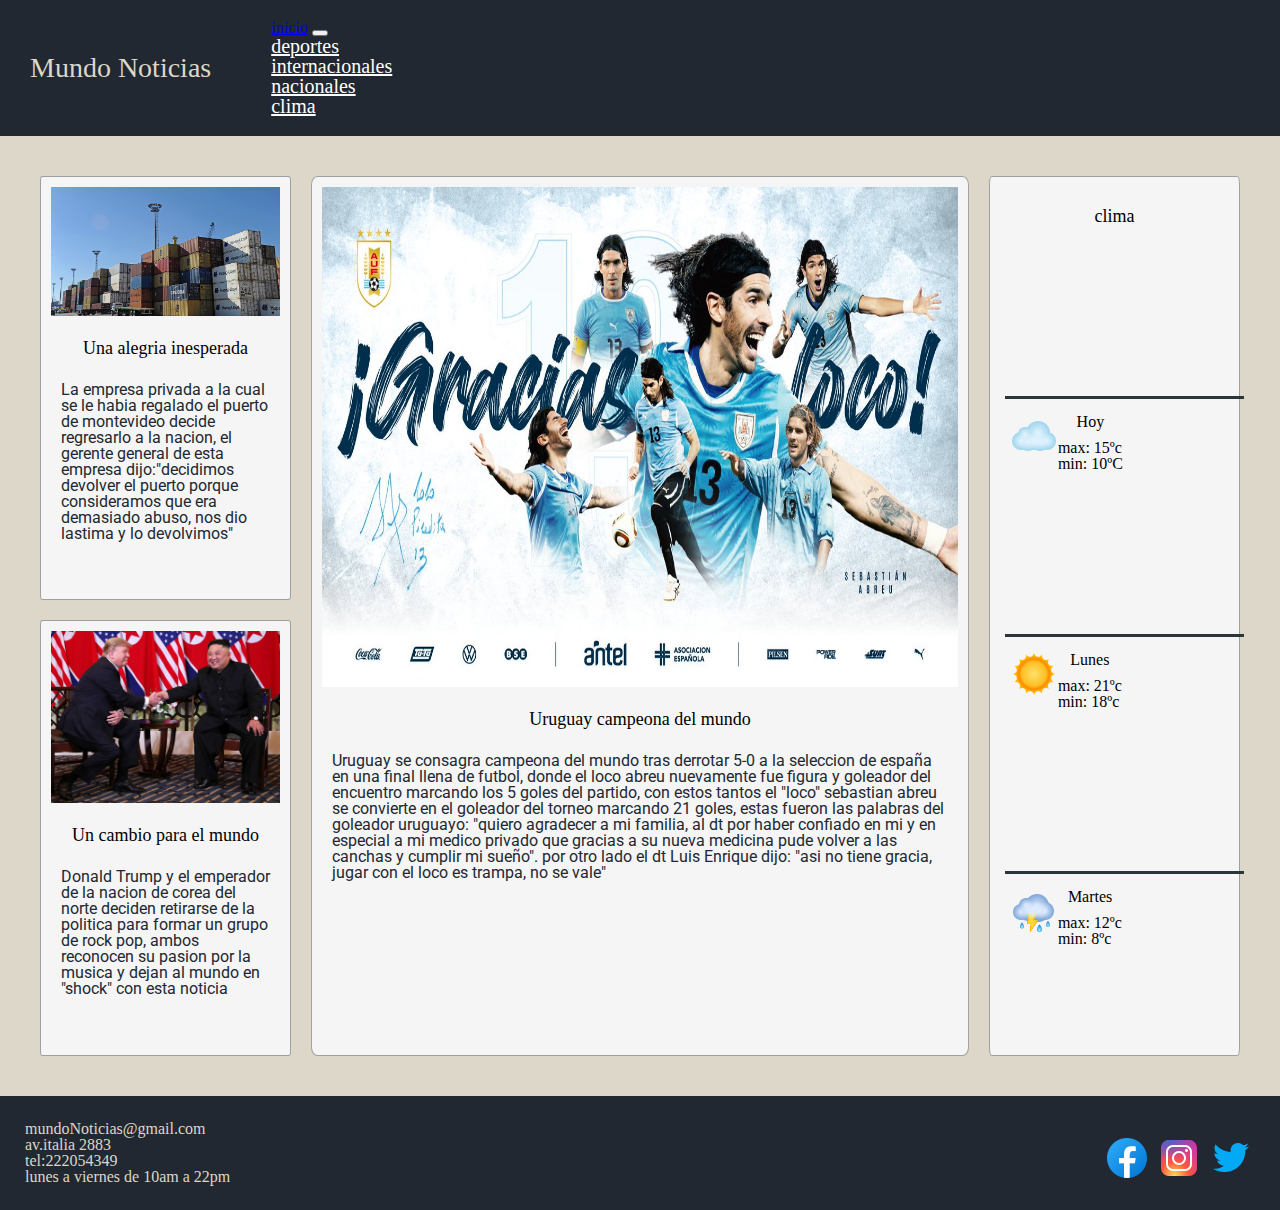
<file: index.html>
<!DOCTYPE html>
<html lang="en">
    <head>
        <meta charset="UTF-8">
        <meta http-equiv="X-UA-Compatible" content="IE=edge">
        <meta name="viewport" content="width=device-width, initial-scale=1.0">
        <meta name="keywords" content="noticias, noticiero, news, uruguay">
        <meta name="description" content="sitio web oficial del diario Mundo Noticias, toda la informacion del pais y del mundo en un solo sitio">
        <link href="https://cdn.jsdelivr.net/npm/bootstrap@5.1.3/dist/css/bootstrap.min.css" rel="stylesheet" integrity="sha384-1BmE4kWBq78iYhFldvKuhfTAU6auU8tT94WrHftjDbrCEXSU1oBoqyl2QvZ6jIW3" crossorigin="anonymous">
        <link rel="stylesheet" href="./css/estilos.css">
        <title>Mundo Noticias</title>
    </head>
    <body>
        <!--HEADER CON NAV DE BOOTSTRAP-->
        <header class="flex-container1">
            <h1 class="nombre"><strong>Mundo Noticias</strong></h1>
            <nav class="navbar navbar-expand-lg navbar-dark bg-#222831">
                <div class="container-fluid">
                    <a class="navbar-brand" href="index.html">inicio</a>
                    <button class="navbar-toggler" type="button" data-bs-toggle="collapse" data-bs-target="#navbarNavDropdown" aria-controls="navbarNavDropdown" aria-expanded="false" aria-label="Toggle navigation">
                        <span class="navbar-toggler-icon"></span>
                    </button>
                    <div class="collapse navbar-collapse" id="navbarNavDropdown">
                        <ul class="navbar-nav">
                            <li class="nav-item">
                                <a class="nav-link" aria-current="page" href="./pages/deportes.html">deportes</a>
                            </li>
                            <li class="nav-item">
                                <a class="nav-link" href="./pages/internacionales.html">internacionales</a>
                            </li>
                            <li class="nav-item">
                                <a class="nav-link" href="./pages/nacional.html">nacionales</a>
                            </li>
                            <li class="nav-item">
                                <a class="nav-link" href="./pages/clima.html">clima</a>
                            </li>
                        </ul>
                    </div>
                </div>
            </nav>
        </header>
        <!--COMIENZO DEL BODY (noticias divididas en sections,articles etc)-->
        <main class="container1">
            <section class="noticiaIndex1">
                <article class="containerIn1">
                    <div class="imgIn1">
                        <img src="./img/locoCampeon" alt="loco campeon">
                    </div>
                    <div class="textIn1">
                        <h2>
                            Uruguay campeona del mundo
                        </h2>
                        <p>
                            Uruguay se consagra campeona del mundo tras derrotar 5-0 a la seleccion de españa en una final llena de futbol, donde el loco abreu nuevamente fue figura y goleador del encuentro marcando los 5 goles del partido, con estos tantos el "loco" sebastian abreu se convierte en el goleador del torneo marcando 21 goles, estas fueron las palabras del goleador uruguayo: "quiero agradecer a mi familia, al dt por haber confiado en mi y en especial a mi medico privado que gracias a su nueva medicina pude volver a las canchas y cumplir mi sueño". por otro lado el dt Luis Enrique dijo: "asi no tiene gracia, jugar con el loco es trampa, no se vale"
                        </p>
                    </div>
                </article>
            </section>
            <section class="noticiaIndex2">
                <article class="containerIn2">
                    <div class="imgIn2">
                        <img src="./img/puerto1" alt="puerto montevideo">
                    </div>
                    <div class="textIn2">
                        <h2>
                            Una alegria inesperada
                        </h2>
                        <p>
                            La empresa privada a la cual se le habia regalado el puerto de montevideo decide regresarlo a la nacion, el gerente general de esta empresa dijo:"decidimos devolver el puerto porque consideramos que era demasiado abuso, nos dio lastima y lo devolvimos"
                        </p>
                    </div>
                </article>
            </section>
            <section class="noticiaIndex4">
                <article class="containerIn4">
                    <div class="imgIn4">
                        <img src="./img/trump" alt=" trump">
                    </div>
                    <div class="textIn4">
                        <h2>
                            Un cambio para el mundo
                        </h2>
                        <p>
                            Donald Trump y el emperador de la nacion de corea del norte deciden retirarse de la politica para formar un grupo de rock pop, ambos reconocen su pasion por la musica y dejan al mundo en "shock" con esta noticia
                        </p>
                    </div>
                </article>
            </section>

            <section class="noticiaIndex3">
                <article class="artIn3">
                    <h2>
                        clima
                    </h2>
                    <div class="containerIn3" >
                        <div class="proIn">
                            <div class="imgIn3">
                                <img src="./img/nublado.png" alt="dia nublado">
                            </div>
                            <div class="textIn3">
                                <h3>
                                    Hoy
                                </h3>
                                <ul>
                                    <li>
                                        max: 15ºc
                                    </li>
                                    <li>
                                        min: 10ºC
                                    </li>
                                </ul>
                            </div>
                        </div>
                        <div class="proIn">
                            <div class="imgIn3">
                                <img src="./img/soleado.png" alt="dia soleado">
                            </div>
                            <div class="textIn3">
                                <h3>
                                    Lunes
                                </h3>
                                <ul>
                                    <li>
                                        max: 21ºc
                                    </li>
                                    <li>
                                        min: 18ºc
                                    </li>
                                </ul>
                            </div>
                        </div>
                        <div class="proIn">
                            <div class="imgIn3">
                                <img src="./img/dialluvioso.png" alt="dia lluvioso">
                            </div>
                            <div class="textIn3">
                                <h3>
                                    Martes
                                </h3>
                                <ul>
                                    <li>
                                        max: 12ºc
                                    </li>
                                    <li>
                                        min: 8ºc
                                    </li>
                                </ul>
                            </div>
                        </div>
                    </div>
                </article>
            </section>
        </main>
        <!--FIN DEL BODY-->
        <footer class="flex-container-footer">
            <!--PIE DE LA PAGINA (lista con datos y redes sociales)-->
            <div class="datos-footer">
                <ul class="flex-container-listaDatos">
                    <li>
                        mundoNoticias@gmail.com
                    </li>
                    <li>
                        av.italia 2883
                    </li>
                    <li>
                        tel:222054349
                    </li>                   
                    <li>
                        lunes a viernes de 10am a 22pm
                    </li>
                </ul>
            </div>
            <div class="redes-sociales">
                <a href=""><img src="./img/facebook.png" alt="facebook"></a>
                <a href=""><img src="./img/instagram.png" alt="instagram"></a>
                <a href=""><img src="./img/twiitter.png" alt="twiitter"></a>
            </div>
        </footer>
        <script src="https://cdn.jsdelivr.net/npm/bootstrap@5.1.3/dist/js/bootstrap.bundle.min.js" integrity="sha384-ka7Sk0Gln4gmtz2MlQnikT1wXgYsOg+OMhuP+IlRH9sENBO0LRn5q+8nbTov4+1p" crossorigin="anonymous"></script>
    </body>
</html>
</file>
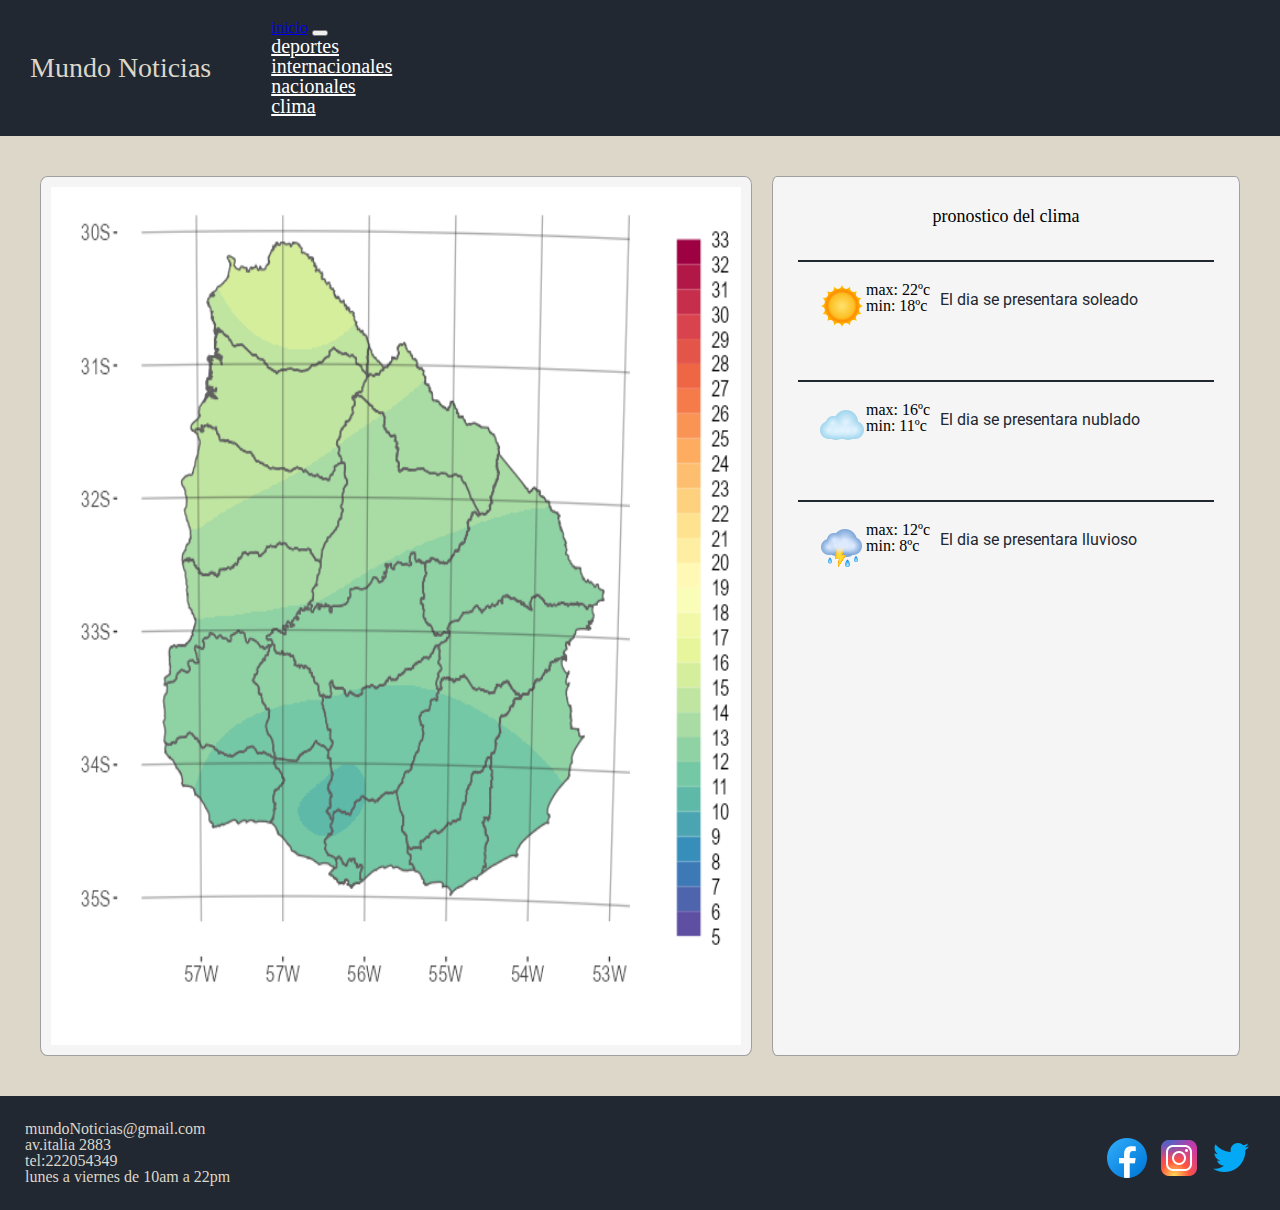
<file: pages/clima.html>
<!DOCTYPE html>
<html lang="en">
<head>
    <meta charset="UTF-8">
    <meta http-equiv="X-UA-Compatible" content="IE=edge">
    <meta name="viewport" content="width=device-width, initial-scale=1.0">
    <meta name="keywords" content="clima, pronostico, hoy">
    <meta name="description" content="pagina web del clima del diario Mundo Noticias,informacion del clima del pais de una manera accesible">
    <link href="https://cdn.jsdelivr.net/npm/bootstrap@5.1.3/dist/css/bootstrap.min.css" rel="stylesheet" integrity="sha384-1BmE4kWBq78iYhFldvKuhfTAU6auU8tT94WrHftjDbrCEXSU1oBoqyl2QvZ6jIW3" crossorigin="anonymous">
    <link rel="stylesheet" href="../css/estilos.css">
    <title>Mundo Noticias</title>
</head>
<body>
            <!--HEADER CON NAV DE BOOTSTRAP-->
    <header class="flex-container1">
        <h1 class="nombre"><strong>Mundo Noticias</strong></h1>
        <nav class="navbar navbar-expand-lg navbar-dark bg-#222831">
            <div class="container-fluid">
                <a class="navbar-brand" href="../index.html">inicio</a>
                <button class="navbar-toggler" type="button" data-bs-toggle="collapse" data-bs-target="#navbarNavDropdown" aria-controls="navbarNavDropdown" aria-expanded="false" aria-label="Toggle navigation">
                    <span class="navbar-toggler-icon"></span>
                </button>
                <div class="collapse navbar-collapse" id="navbarNavDropdown">
                    <ul class="navbar-nav">
                        <li class="nav-item">
                            <a class="nav-link" aria-current="page" href="deportes.html">deportes</a>
                        </li>
                        <li class="nav-item">
                            <a class="nav-link" href="internacionales.html">internacionales</a>
                        </li>
                        <li class="nav-item">
                            <a class="nav-link" href="nacional.html">nacionales</a>
                        </li>
                        <li class="nav-item">
                            <a class="nav-link" href="clima.html">clima</a>
                        </li>
                    </ul>
                </div>
            </div>
        </nav>
    </header>
    <!--COMIENZO DEL BODY-->
    <main class="flex-container-clima">
        <div class="mapa-uruguay">
            <img src="../img/mapaurumeteo" alt="mapa mete uruguay">
        </div>
        <section class="containerClima">
            <h2>
                pronostico del clima
            </h2>
            <div class="containerPro">
                <article class="proClim">
                    <div class="pronosticoClim">
                        <img src="../img/soleado.png" alt="dia soleado">
                        <ul>
                            <li>
                                max: 22ºc
                            </li>
                            <li>
                                min: 18ºc
                            </li>
                        </ul>
                        <p>
                            El dia se presentara soleado 
                        </p>
                    </div>
                </article>
                <article class="proClim">
                    <div class="pronosticoClim">
                        <img src="../img/nublado.png" alt="dia nublado">
                        <ul>
                            <li>
                                max: 16ºc
                            </li>
                            <li>
                                min: 11ºc
                            </li>
                        </ul>
                        <p>
                            El dia se presentara nublado 
                        </p>
                    </div>
                </article>
                <article class="proClim">
                    <div class="pronosticoClim">
                        <img src="../img/dialluvioso.png" alt="dia lluvioso">
                        <ul>
                            <li>
                                max: 12ºc
                            </li>
                            <li>
                                min: 8ºc
                            </li>
                        </ul>
                        <p>
                            El dia se presentara lluvioso
                        </p>
                    </div>
                </article>
            </div>
        </section>
    </main>
        <!--FINAL DEL BODY-->
    <footer class="flex-container-footer">
        <!--PIE DE LA PAGINA (lista con datos y redes sociales)-->
        <div class="datos-footer">
            <ul class="flex-container-listaDatos">
                <li>
                    mundoNoticias@gmail.com
                </li>
                <li>
                    av.italia 2883
                </li>
                <li>
                    tel:222054349
                </li>                   
                <li>
                    lunes a viernes de 10am a 22pm
                </li>
            </ul>
        </div>
        <div class="redes-sociales">
            <a href=""><img src="../img/facebook.png" alt="facebook"></a>
            <a href=""><img src="../img/instagram.png" alt="instagram"></a>
            <a href=""><img src="../img/twiitter.png" alt="twiitter"></a>
        </div>
    </footer>
    <script src="https://cdn.jsdelivr.net/npm/bootstrap@5.1.3/dist/js/bootstrap.bundle.min.js" integrity="sha384-ka7Sk0Gln4gmtz2MlQnikT1wXgYsOg+OMhuP+IlRH9sENBO0LRn5q+8nbTov4+1p" crossorigin="anonymous"></script>
</body>
</html>
</file>
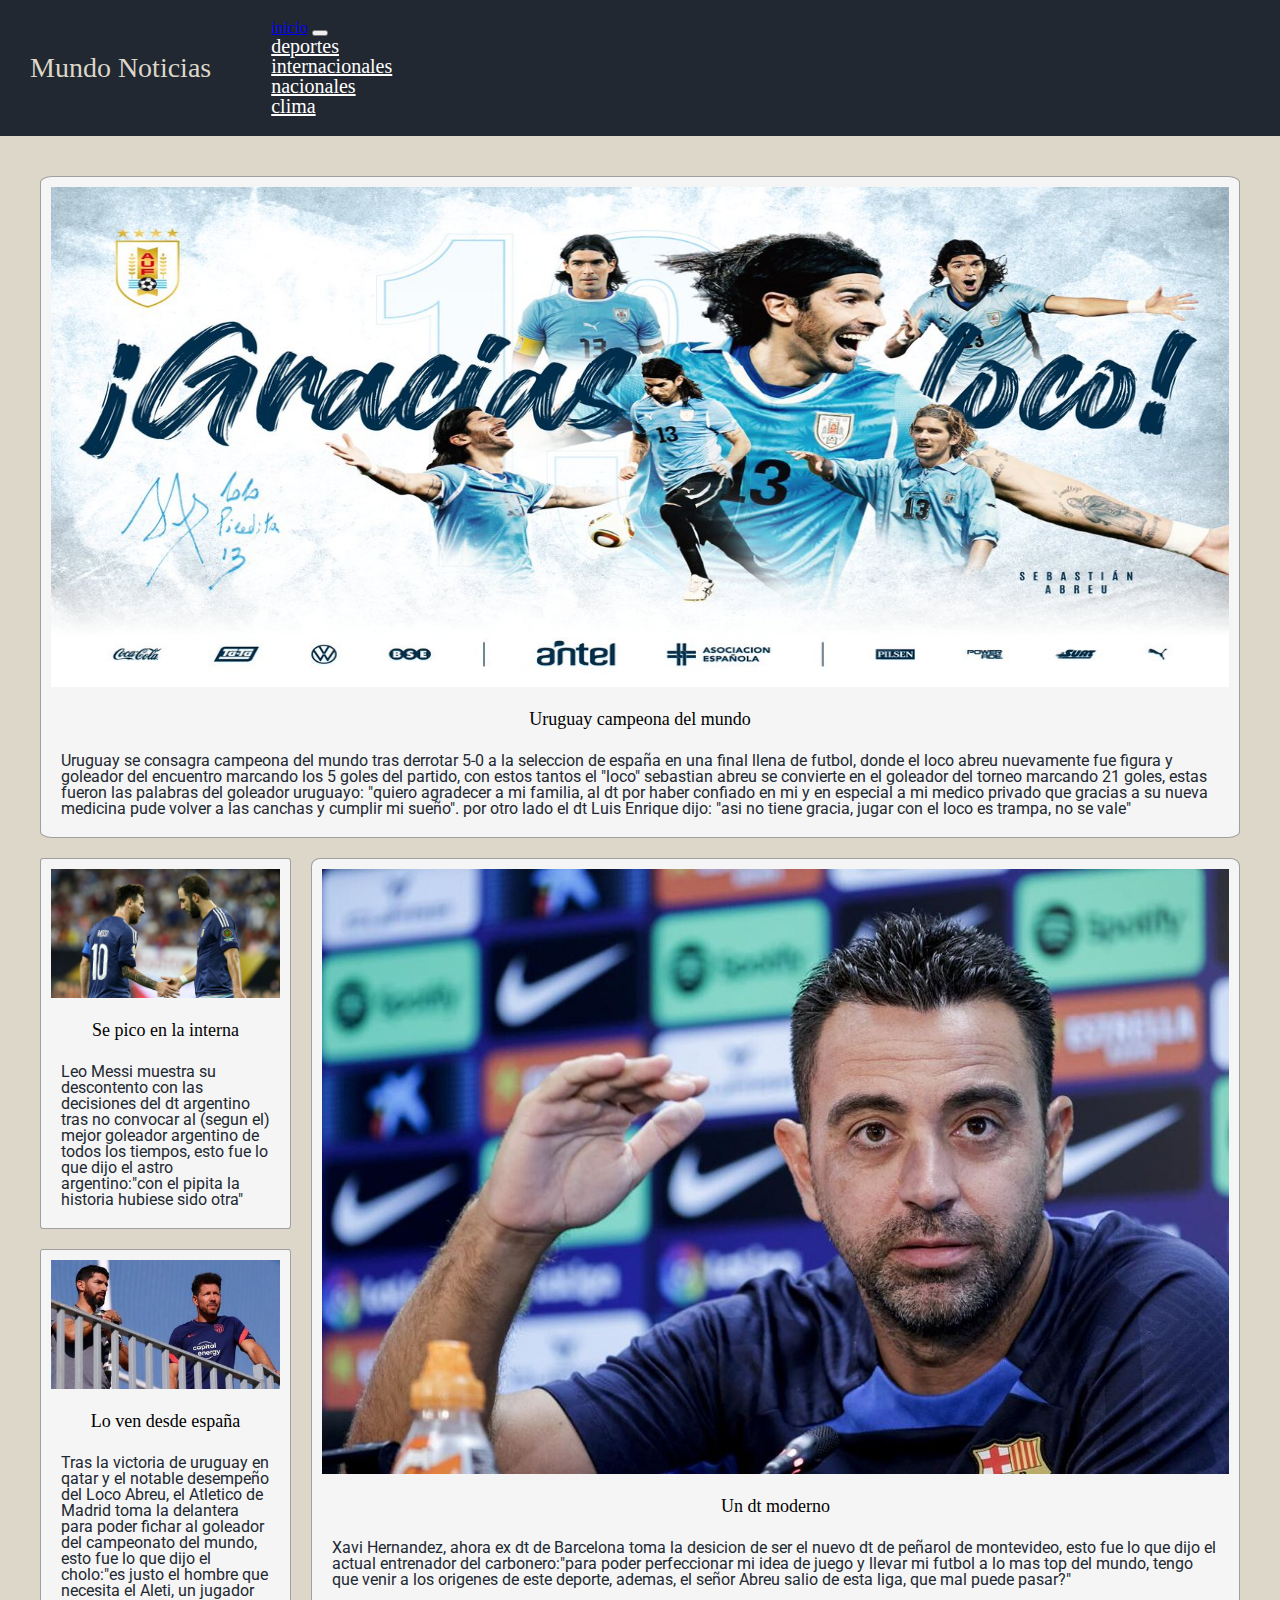
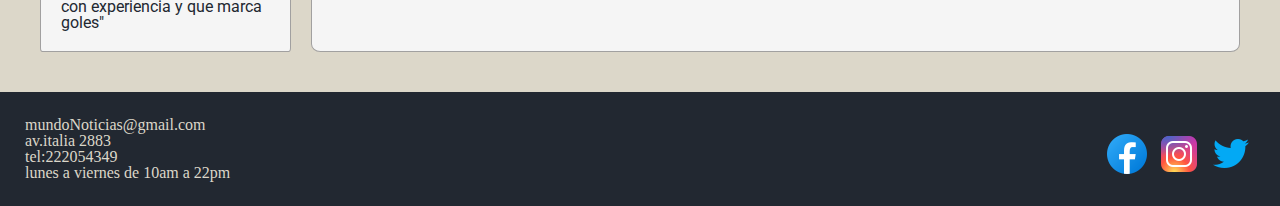
<file: pages/deportes.html>
<!DOCTYPE html>
<html lang="en">
<head>
    <meta charset="UTF-8">
    <meta http-equiv="X-UA-Compatible" content="IE=edge">
    <meta name="viewport" content="width=device-width, initial-scale=1.0">
    <meta name="keywords" content="deportes, futbol, noticias">
    <meta name="description" content="pagina web de deportes del diario Mundo Noticias,informacion de los deportes del mundo de una manera accesible">
    <link href="https://cdn.jsdelivr.net/npm/bootstrap@5.1.3/dist/css/bootstrap.min.css" rel="stylesheet" integrity="sha384-1BmE4kWBq78iYhFldvKuhfTAU6auU8tT94WrHftjDbrCEXSU1oBoqyl2QvZ6jIW3" crossorigin="anonymous">
    <link rel="stylesheet" href="../css/estilos.css">
    <title>Mundo Noticias</title>
</head>
<body>
            <!--HEADER CON NAV DE BOOTSTRAP-->
    <header class="flex-container1">
        <h1 class="nombre"><strong>Mundo Noticias</strong></h1>
        <nav class="navbar navbar-expand-lg navbar-dark bg-#222831">
            <div class="container-fluid">
                <a class="navbar-brand" href="../index.html">inicio</a>
                <button class="navbar-toggler" type="button" data-bs-toggle="collapse" data-bs-target="#navbarNavDropdown" aria-controls="navbarNavDropdown" aria-expanded="false" aria-label="Toggle navigation">
                    <span class="navbar-toggler-icon"></span>
                </button>
                <div class="collapse navbar-collapse" id="navbarNavDropdown">
                    <ul class="navbar-nav">
                        <li class="nav-item">
                            <a class="nav-link" aria-current="page" href="deportes.html">deportes</a>
                        </li>
                        <li class="nav-item">
                            <a class="nav-link" href="internacionales.html">internacionales</a>
                        </li>
                        <li class="nav-item">
                            <a class="nav-link" href="nacional.html">nacionales</a>
                        </li>
                        <li class="nav-item">
                            <a class="nav-link" href="clima.html">clima</a>
                        </li>
                    </ul>
                </div>
            </div>
        </nav>
    </header>
    <main class="flex-container-deportes">
        <article class="art-deport1">
            <div>
                <img class="imgDepo1" src="../img/locoCampeon" alt="loco abreu campeon en qatar">
                <h2>Uruguay campeona del mundo</h2>
                <p>
                    Uruguay se consagra campeona del mundo tras derrotar 5-0 a la seleccion de españa en una final llena de futbol, donde el loco abreu nuevamente fue figura y goleador del encuentro marcando los 5 goles del partido, con estos tantos el "loco" sebastian abreu se convierte en el goleador del torneo marcando 21 goles, estas fueron las palabras del goleador uruguayo: "quiero agradecer a mi familia, al dt por haber confiado en mi y en especial a mi medico privado que gracias a su nueva medicina pude volver a las canchas y cumplir mi sueño". por otro lado el dt Luis Enrique dijo: "asi no tiene gracia, jugar con el loco es trampa, no se vale"
                </p>
            </div>
        </article>
        <article class="art-deport2" >
            <div>
                <img class="imgDepo" src="../img/messi-higuain-0.jpg" alt="messi e higuain">
                <h2>Se pico en la interna</h2>
                <p>
                    Leo Messi muestra su descontento con las decisiones del dt argentino tras no convocar al (segun el) mejor goleador argentino de todos los tiempos, esto fue lo que dijo el astro argentino:"con el pipita la historia hubiese sido otra"
                </p>
            </div>
        </article>
        <article class="art-deport3">
            <div>
                <img class="imgDepo" src="../img/locoAlAtm" alt="loco y el cholo">
                <h2>Lo ven desde españa</h2>
                <p>
                    Tras la victoria de uruguay en qatar y el notable desempeño del Loco Abreu, el Atletico de Madrid toma la delantera para poder fichar al goleador del campeonato del mundo, esto fue lo que dijo el cholo:"es justo el hombre que necesita el Aleti, un jugador con experiencia y que marca goles"
                </p>
            </div>
        </article>
        <article class="art-deport4">
            <div>
                <img class="imgDepo" src="../img/xavi" alt="xavi">
                <h2>Un dt moderno</h2>
                <p>
                    Xavi Hernandez, ahora ex dt de Barcelona toma la desicion de ser el nuevo dt de peñarol de montevideo, esto fue lo que dijo el actual entrenador del carbonero:"para poder perfeccionar mi idea de juego y llevar mi futbol a lo mas top del mundo, tengo que venir a los origenes de este deporte, ademas, el señor Abreu salio de esta liga, que  mal puede pasar?"
                </p>
            </div>
        </article>
    </main>
    <footer class="flex-container-footer">
        <!--PIE DE LA PAGINA (lista con datos y redes sociales)-->
        <div class="datos-footer">
            <ul class="flex-container-listaDatos">
                <li>
                    mundoNoticias@gmail.com
                </li>
                <li>
                    av.italia 2883
                </li>
                <li>
                    tel:222054349
                </li>                   
                <li>
                    lunes a viernes de 10am a 22pm
                </li>
            </ul>
        </div>
        <div class="redes-sociales">
            <a href=""><img src="../img/facebook.png" alt="facebook"></a>
            <a href=""><img src="../img/instagram.png" alt="instagram"></a>
            <a href=""><img src="../img/twiitter.png" alt="twiitter"></a>
        </div>
    </footer>
    <script src="https://cdn.jsdelivr.net/npm/bootstrap@5.1.3/dist/js/bootstrap.bundle.min.js" integrity="sha384-ka7Sk0Gln4gmtz2MlQnikT1wXgYsOg+OMhuP+IlRH9sENBO0LRn5q+8nbTov4+1p" crossorigin="anonymous"></script>
</body>
</html>
</file>
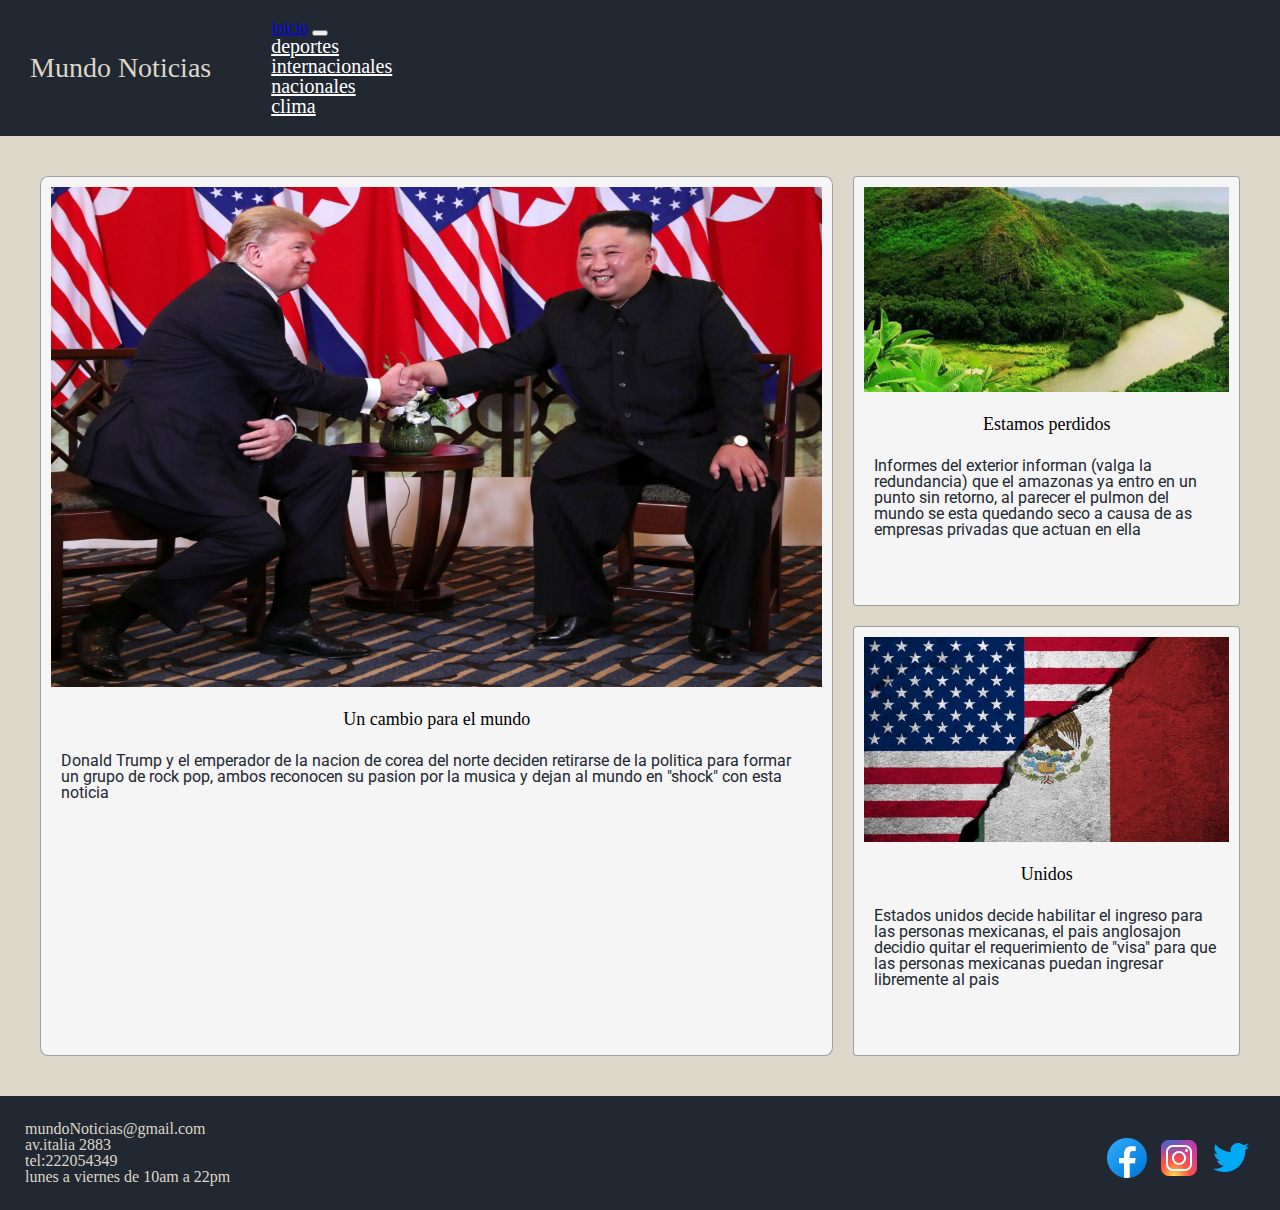
<file: pages/internacionales.html>
<!DOCTYPE html>
<html lang="en">
<head>
    <meta charset="UTF-8">
    <meta http-equiv="X-UA-Compatible" content="IE=edge">
    <meta name="viewport" content="width=device-width, initial-scale=1.0">
    <meta name="keywords" content="internacionales, mundo, noticias">
    <meta name="description" content="pagina web de las noticias internacionales del diario Mundo Noticias,informacion de lo que sucede en el mundo de una manera accesible">
    <link href="https://cdn.jsdelivr.net/npm/bootstrap@5.1.3/dist/css/bootstrap.min.css" rel="stylesheet" integrity="sha384-1BmE4kWBq78iYhFldvKuhfTAU6auU8tT94WrHftjDbrCEXSU1oBoqyl2QvZ6jIW3" crossorigin="anonymous">
    <link rel="stylesheet" href="../css/estilos.css">
    <title>Mundo Noticias</title>
</head>
<body>
            <!--HEADER CON NAV DE BOOTSTRAP-->
    <header class="flex-container1">
        <h1 class="nombre"><strong>Mundo Noticias</strong></h1>
        <nav class="navbar navbar-expand-lg navbar-dark bg-#222831">
            <div class="container-fluid">
                <a class="navbar-brand" href="../index.html">inicio</a>
                <button class="navbar-toggler" type="button" data-bs-toggle="collapse" data-bs-target="#navbarNavDropdown" aria-controls="navbarNavDropdown" aria-expanded="false" aria-label="Toggle navigation">
                    <span class="navbar-toggler-icon"></span>
                </button>
                <div class="collapse navbar-collapse" id="navbarNavDropdown">
                    <ul class="navbar-nav">
                        <li class="nav-item">
                            <a class="nav-link " aria-current="page" href="deportes.html">deportes</a>
                        </li>
                        <li class="nav-item">
                            <a class="nav-link" href="internacionales.html">internacionales</a>
                        </li>
                        <li class="nav-item">
                            <a class="nav-link" href="nacional.html">nacionales</a>
                        </li>
                        <li class="nav-item">
                            <a class="nav-link" href="clima.html">clima</a>
                        </li>
                    </ul>
                </div>
            </div>
        </nav>
    </header>
    <main class="flex-container-inter">
        <article class="art-inter1">
            <div>
                <img class="imgDepo1" src="../img/trump" alt="trump">
                <h2>Un cambio para el mundo</h2>
                <p>
                    Donald Trump y el emperador de la nacion de corea del norte deciden retirarse de la politica para formar un grupo de rock pop, ambos reconocen su pasion por la musica y dejan al mundo en "shock" con esta noticia
                </p>
            </div>
        </article>
        <article class="art-inter2">
            <div>
                <img class="imgDepo" src="../img/Amazonia.jpg" alt="Amazonas">
                <h2>Estamos perdidos</h2>
                <p>
                    Informes del exterior informan (valga la redundancia) que el amazonas ya entro en un punto sin retorno, al parecer el pulmon del mundo se esta quedando seco a causa de as empresas privadas que actuan en ella
                </p>
            </div>
        </article>
        <article class="art-inter3">
            <div>
                <img class="imgDepo" src="../img/mexeeuu" alt="Mexico y EEUU">
                <h2>Unidos</h2>
                <p>
                    Estados unidos decide habilitar el ingreso para las personas mexicanas, el pais anglosajon decidio quitar el requerimiento de "visa" para que las personas mexicanas puedan ingresar libremente al pais
                </p>
            </div>
        </article>
    </main>
    <footer class="flex-container-footer">
        <!--PIE DE LA PAGINA (lista con datos y redes sociales)-->
        <div class="datos-footer">
            <ul class="flex-container-listaDatos">
                <li>
                    mundoNoticias@gmail.com
                </li>
                <li>
                    av.italia 2883
                </li>
                <li>
                    tel:222054349
                </li>                   
                <li>
                    lunes a viernes de 10am a 22pm
                </li>
            </ul>
        </div>
        <div class="redes-sociales">
            <a href=""><img src="../img/facebook.png" alt="facebook"></a>
            <a href=""><img src="../img/instagram.png" alt="instagram"></a>
            <a href=""><img src="../img/twiitter.png" alt="twiitter"></a>
        </div>
    </footer>
    <script src="https://cdn.jsdelivr.net/npm/bootstrap@5.1.3/dist/js/bootstrap.bundle.min.js" integrity="sha384-ka7Sk0Gln4gmtz2MlQnikT1wXgYsOg+OMhuP+IlRH9sENBO0LRn5q+8nbTov4+1p" crossorigin="anonymous"></script>
</body>
</html>
</file>
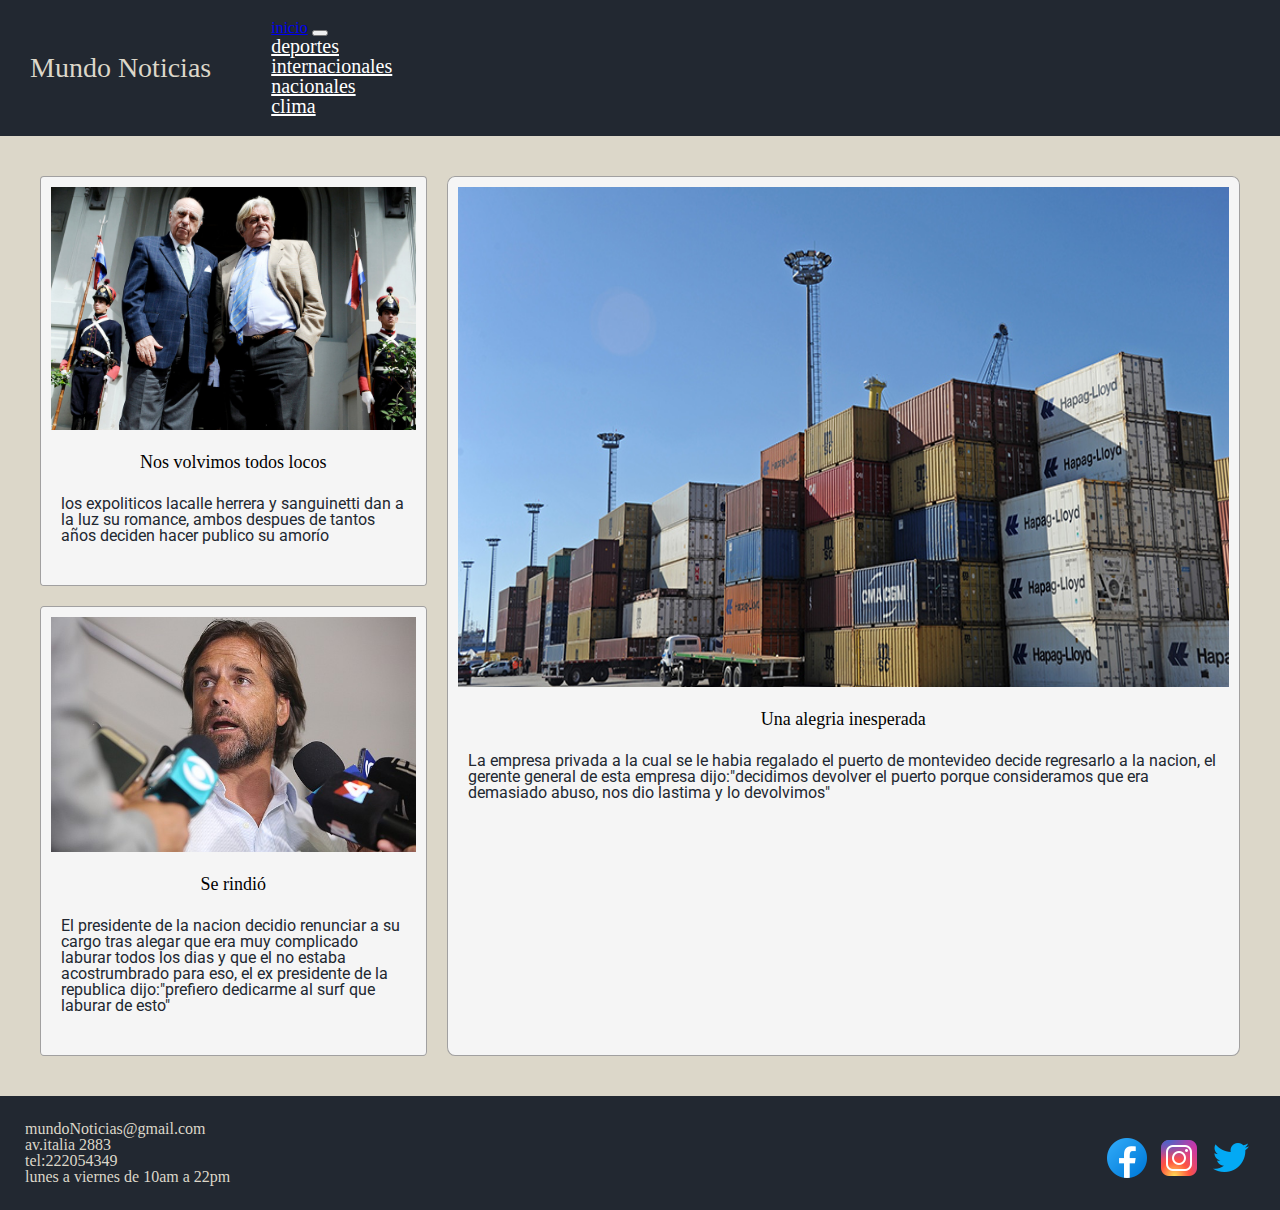
<file: pages/nacional.html>
<!DOCTYPE html>
<html lang="en">
<head>
    <meta charset="UTF-8">
    <meta http-equiv="X-UA-Compatible" content="IE=edge">
    <meta name="viewport" content="width=device-width, initial-scale=1.0">
    <meta name="keywords" content="pais, uruguay, noticias">
    <meta name="description" content="pagina web de las noticias nacionales del diario Mundo Noticias,informacion del pais de una manera accesible">
    <link href="https://cdn.jsdelivr.net/npm/bootstrap@5.1.3/dist/css/bootstrap.min.css" rel="stylesheet" integrity="sha384-1BmE4kWBq78iYhFldvKuhfTAU6auU8tT94WrHftjDbrCEXSU1oBoqyl2QvZ6jIW3" crossorigin="anonymous">
    <link rel="stylesheet" href="../css/estilos.css">
    <title>Mundo</title>
</head>
<body>
            <!--HEADER CON NAV DE BOOTSTRAP-->
    <header class="flex-container1">
        <h1 class="nombre"><strong>Mundo Noticias</strong></h1>
        <nav class="navbar navbar-expand-lg navbar-dark bg-#222831">
            <div class="container-fluid">
                <a class="navbar-brand" href="../index.html">inicio</a>
                <button class="navbar-toggler" type="button" data-bs-toggle="collapse" data-bs-target="#navbarNavDropdown" aria-controls="navbarNavDropdown" aria-expanded="false" aria-label="Toggle navigation">
                    <span class="navbar-toggler-icon"></span>
                </button>
                <div class="collapse navbar-collapse" id="navbarNavDropdown">
                    <ul class="navbar-nav">
                        <li class="nav-item">
                            <a class="nav-link " aria-current="page" href="deportes.html">deportes</a>
                        </li>
                        <li class="nav-item">
                            <a class="nav-link" href="internacionales.html">internacionales</a>
                        </li>
                        <li class="nav-item">
                            <a class="nav-link" href="nacional.html">nacionales</a>
                        </li>
                        <li class="nav-item">
                            <a class="nav-link" href="clima.html">clima</a>
                        </li>
                    </ul>
                </div>
            </div>
        </nav>
    </header>
    <main class="flex-container-nac">
        <article class="art-nac1">
            <div>
                <img class="imgNac1" src="../img/puerto1" alt="puerto montevideo">
                <h2>Una alegria inesperada</h2>
                <p>
                    La empresa privada a la cual se le habia regalado el puerto de montevideo decide regresarlo a la nacion, el gerente general de esta empresa dijo:"decidimos devolver el puerto porque consideramos que era demasiado abuso, nos dio lastima y lo devolvimos"
                </p>
            </div>
        </article>
        <article class="art-nac2">
            <img class="imgNac" src="../img/politicos" alt="dos politicos">
            <div>
                <h2>Nos volvimos todos locos</h2>
                <p>
                    los expoliticos lacalle herrera y sanguinetti dan a la luz su romance, ambos despues de tantos años deciden hacer publico su amorío
                </p>
            </div>
        </article>
        <article class="art-nac3">
            <img class="imgNac" src="../img/Lacalle" alt="lacalle pou">
            <div>
                <h2>Se rindió</h2>
                <p>
                    El presidente de la nacion decidio renunciar a su cargo tras alegar que era muy complicado laburar todos los dias y que el no estaba acostrumbrado para eso, el ex presidente de la republica dijo:"prefiero dedicarme al surf que laburar de esto"
                </p>
            </div>
        </article>
    </main>
    <footer class="flex-container-footer">
        <!--PIE DE LA PAGINA (lista con datos y redes sociales)-->
        <div class="datos-footer">
            <ul class="flex-container-listaDatos">
                <li>
                    mundoNoticias@gmail.com
                </li>
                <li>
                    av.italia 2883
                </li>
                <li>
                    tel:222054349
                </li>                   
                <li>
                    lunes a viernes de 10am a 22pm
                </li>
            </ul>
        </div>
        <div class="redes-sociales">
            <a href=""><img src="../img/facebook.png" alt="facebook"></a>
            <a href=""><img src="../img/instagram.png" alt="instagram"></a>
            <a href=""><img src="../img/twiitter.png" alt="twiitter"></a>
        </div>
    </footer>
    <script src="https://cdn.jsdelivr.net/npm/bootstrap@5.1.3/dist/js/bootstrap.bundle.min.js" integrity="sha384-ka7Sk0Gln4gmtz2MlQnikT1wXgYsOg+OMhuP+IlRH9sENBO0LRn5q+8nbTov4+1p" crossorigin="anonymous"></script>
</body>
</html>
</file>
<file: css/estilos.css>
@import url("https://fonts.googleapis.com/css2?family=Roboto:wght@300&display=swap"); /* http://meyerweb.com/eric/tools/css/reset/ 
    v2.0 | 20110126
    License: none (public domain)
*/
html, body, div, span, applet, object, iframe,
h1, h2, h3, h4, h5, h6, p, blockquote, pre,
a, abbr, acronym, address, big, cite, code,
del, dfn, em, img, ins, kbd, q, s, samp,
small, strike, strong, sub, sup, tt, var,
b, u, i, center,
dl, dt, dd, ol, ul, li,
fieldset, form, label, legend,
table, caption, tbody, tfoot, thead, tr, th, td,
article, aside, canvas, details, embed,
figure, figcaption, footer, header, hgroup,
menu, nav, output, ruby, section, summary,
time, mark, audio, video {
  margin: 0;
  padding: 0;
  border: 0;
  font-size: 100%;
  font: inherit;
  vertical-align: baseline;
}

/* HTML5 display-role reset for older browsers */
article, aside, details, figcaption, figure,
footer, header, hgroup, menu, nav, section {
  display: block;
}

body {
  line-height: 1;
}

ol, ul {
  list-style: none;
}

blockquote, q {
  quotes: none;
}

blockquote:before, blockquote:after,
q:before, q:after {
  content: "";
  content: none;
}

table {
  border-collapse: collapse;
  border-spacing: 0;
  /*ACA TERMINA EL RESET*/
}

body {
  background-color: #DCD7C9;
}

p {
  font-family: "Roboto", sans-serif;
}

/*ENCAVEZADO*/
header {
  background-color: #222831;
  height: auto;
  margin: 0px 0px;
  padding: 10px 10px;
  width: auto;
}

.nombre {
  margin: 10px 10px;
  padding: 10px 10px;
  font-size: 28px;
  color: #DCD7C9;
}

.flex-container1 {
  display: flex;
  flex-direction: row;
  justify-content: flex-start;
  align-items: center;
}

/*FINAL DE ENCAVEZADO*/
/*COMIENZO DEL FOOTER*/
.flex-container-footer {
  background-color: #222831;
  width: auto;
  height: auto;
  margin: 0px 0px;
  padding: 10px 10px;
  display: flex;
  flex-direction: row;
  justify-content: space-between;
  align-items: flex-end;
}

.flex-container-listaDatos {
  margin: 10px 10px;
  padding: 5px 5px;
  display: flex;
  flex-direction: column;
}
.flex-container-listaDatos li {
  color: #DCD7C9;
}

.redes-sociales {
  margin: 10px 10px;
  padding: 5px 5px;
}

.container1 {
  display: flex;
  flex-direction: column;
  margin: 20px 20px;
  padding: 10px 10px;
  min-height: 100vh;
}

h2 {
  text-align: center;
  font-size: 18px;
  margin: 10px 10px;
  padding: 10px 10px;
}

h3 {
  text-align: center;
  margin: 5px 5px;
  padding: 5px 5px;
}

p {
  margin: 5px 5px;
  padding: 5px 5px;
  color: #222831;
}

/*navbar*/
.navbar-nav li a {
  font-size: 20px;
  color: #fff;
}

.container-fluid {
  margin: 10px 40px;
}

.noticiaIndex1, .art-deport1, .art-deport2, .art-deport3, .art-deport4, .art-nac1, .art-nac2, .art-nac3, .art-inter1, .art-inter2, .art-inter3, .mapa-uruguay, .containerClima, .noticiaIndex2, .noticiaIndex3, .noticiaIndex4 {
  margin: 10px 10px;
  padding: 10px 10px;
  background-color: whitesmoke;
  border-radius: 1%;
  border: 1px solid rgb(161, 160, 160);
}

.noticiaIndex1, .art-deport1, .art-deport2, .art-deport3, .art-deport4, .art-nac1, .art-nac2, .art-nac3, .art-inter1, .art-inter2, .art-inter3, .mapa-uruguay, .containerClima {
  grid-area: in1;
}

.noticiaIndex2 {
  grid-area: in2;
}

.noticiaIndex3 {
  grid-area: in3;
}

.artIn3 {
  height: 100%;
  width: 100%;
}

.noticiaIndex4 {
  grid-area: in4;
}

.proIn {
  display: flex;
  flex-direction: row;
  align-items: center;
  margin: 5px 5px;
  padding: 5px 5px;
  width: 100%;
}

.containerIn3 {
  display: flex;
  flex-direction: column;
}

.imgIn1 img {
  background-size: cover;
  width: 100%;
  height: 500px;
}

.imgIn2 img {
  background-size: cover;
  width: 100%;
}

.imgIn4 img {
  background-size: cover;
  width: 100%;
}

.flex-container-clima {
  display: flex;
  flex-direction: column;
  margin: 20px 20px;
  padding: 10px 10px;
  min-height: 100vh;
}

.mapa-uruguay img {
  width: 100%;
  height: 100%;
}

.mapa-uruguay {
  grid-area: clima1;
}

.containerClima {
  grid-area: clima2;
}

.pronosticoClim {
  display: flex;
  flex-direction: row;
}

.pronosticoClim img {
  height: 100%;
}

.form {
  display: flex;
  flex-direction: column;
  margin: 20px 200px 200px 200px;
  padding: 40px 40px;
  min-height: 100vh;
  background-color: white;
  border-radius: 1%;
  border: 1px solid rgb(161, 160, 160);
}

.tittle {
  background-color: white;
  margin: 5px 200px 5px 200px;
  padding: 5px 5px;
  text-align: center;
  border-radius: 1%;
  border: 1px solid rgb(161, 160, 160);
}
.tittle h2 {
  font-size: 100%;
}

.art-inter1:hover,
.art-inter2:hover,
.art-inter3:hover,
.art-nac1:hover,
.art-nac2:hover,
.art-nac3:hover,
.art-deport1:hover,
.art-deport2:hover,
.art-deport3:hover,
.art-deport4:hover,
.noticiaIndex1:hover,
.mapa-uruguay:hover,
.containerClima:hover,
.noticiaIndex2:hover,
.noticiaIndex3:hover,
.noticiaIndex4:hover {
  transform: scale(101%);
}

.flex-container-inter {
  display: flex;
  flex-direction: column;
  margin: 20px 20px;
  padding: 10px 10px;
  min-height: 100vh;
}

.art-inter1 {
  grid-area: inter1;
}

.art-inter2 {
  grid-area: inter2;
}

.art-inter3 {
  grid-area: inter3;
}

.flex-container-nac {
  display: flex;
  flex-direction: column;
  margin: 20px 20px;
  padding: 10px 10px;
  min-height: 100vh;
}

.art-nac1 {
  grid-area: nac1;
}

.art-nac2 {
  grid-area: nac2;
}

.art-nac3 {
  grid-area: nac3;
}

.imgNac1 {
  background-size: cover;
  width: 100%;
  height: 500px;
}

.imgNac {
  background-size: cover;
  width: 100%;
}

.flex-container-deportes {
  display: flex;
  flex-direction: column;
  margin: 20px 20px;
  padding: 10px 10px;
  min-height: 100vh;
}

.art-deport1 {
  grid-area: art1;
}

.art-deport2 {
  grid-area: art2;
}

.art-deport3 {
  grid-area: art3;
}

.art-deport4 {
  grid-area: art4;
}

.imgDepo1 {
  background-size: cover;
  width: 100%;
  height: 500px;
}

.imgDepo {
  background-size: cover;
  width: 100%;
}

@media (min-width: 650px) {
  .container1 {
    display: grid;
    grid-template-columns: 1fr 1fr;
    grid-template-areas: "in1 in1" "in2 in4" "in3 in3";
  }
  .containerIn3 {
    display: flex;
    flex-direction: row;
    justify-content: space-around;
  }
  .proIn {
    border-right: 2px solid #222831;
  }
  .containerClima {
    display: flex;
    flex-direction: column;
  }
  .pronosticoClim {
    border-right: 2px solid #222831;
  }
  .containerPro {
    display: flex;
    flex-direction: row;
  }
  .flex-container-deportes {
    margin: 20px 20px;
    padding: 10px 10px;
    display: grid;
    grid-template-columns: repeat(4, 1fr);
    grid-template-areas: "art1 art1 art1 art1" "art1 art1 art1 art1" "art1 art1 art1 art1" "art2 art2 art3 art3" "art2 art2 art3 art3" "art4 art4 art4 art4" "art4 art4 art4 art4";
  }
  .flex-container-inter {
    display: grid;
    grid-template-columns: repeat(4, 1fr);
    grid-template-areas: "inter1 inter1 inter1 inter1" "inter1 inter1 inter1 inter1" "inter2 inter2 inter3 inter3" "inter2 inter2 inter3 inter3";
  }
  .flex-container-nac {
    display: grid;
    grid-template-columns: repeat(4, 1fr);
    grid-template-areas: "nac1 nac1 nac1 nac1" "nac1 nac1 nac1 nac1" "nac2 nac2 nac3 nac3" "nac2 nac2 nac3 nac3";
  }
}
@media (min-width: 750px) {
  .flex-container-clima {
    display: grid;
    grid-template-columns: repeat(10, 1fr);
    grid-template-areas: "clima1 clima1 clima1 clima1 clima1 clima1 clima2 clima2 clima2 clima2" "clima1 clima1 clima1 clima1 clima1 clima1 clima2 clima2 clima2 clima2" "clima1 clima1 clima1 clima1 clima1 clima1 clima2 clima2 clima2 clima2" "clima1 clima1 clima1 clima1 clima1 clima1 clima2 clima2 clima2 clima2";
  }
  .containerPro {
    width: 100%;
    height: 100%;
    display: flex;
    flex-direction: column;
  }
  .pronosticoClim {
    border-top: 2px solid #222831;
    border-right: 0px;
    margin: 15px 15px;
    padding: 20px 20px;
  }
}
@media (min-width: 1024px) {
  .container1 {
    display: grid;
    grid-template-columns: repeat(9, 1fr);
    grid-template-areas: "in2 in2 in1 in1 in1 in1 in1 in3 in3" "in2 in2 in1 in1 in1 in1 in1 in3 in3" "in4 in4 in1 in1 in1 in1 in1 in3 in3" "in4 in4 in1 in1 in1 in1 in1 in3 in3";
  }
  .containerIn3 {
    display: flex;
    flex-direction: column;
    justify-content: space-evenly;
    height: 100%;
  }
  .proIn {
    border-top: solid #2C3639;
    border-right: 0;
    margin: 5px 5px;
    padding: 5px 5px;
  }
  .flex-container-deportes {
    display: grid;
    grid-template-columns: repeat(9, 1fr);
    grid-template-areas: "art1 art1 art1 art1 art1 art1 art1 art1 art1" "art1 art1 art1 art1 art1 art1 art1 art1 art1" "art2 art2 art4 art4 art4 art4 art4 art4 art4" "art3 art3 art4 art4 art4 art4 art4 art4 art4";
  }
  .flex-container-inter {
    display: grid;
    grid-template-columns: repeat(9, 1fr);
    grid-template-areas: "inter1 inter1 inter1 inter1 inter1 inter1 inter2 inter2 inter2" "inter1 inter1 inter1 inter1 inter1 inter1 inter2 inter2 inter2" "inter1 inter1 inter1 inter1 inter1 inter1 inter3 inter3 inter3" "inter1 inter1 inter1 inter1 inter1 inter1 inter3 inter3 inter3";
  }
  .flex-container-nac {
    display: grid;
    grid-template-columns: repeat(9, 1fr);
    grid-template-areas: "nac2 nac2 nac2 nac1 nac1 nac1 nac1 nac1 nac1" "nac2 nac2 nac2 nac1 nac1 nac1 nac1 nac1 nac1" "nac3 nac3 nac3 nac1 nac1 nac1 nac1 nac1 nac1" "nac3 nac3 nac3 nac1 nac1 nac1 nac1 nac1 nac1";
  }
}/*# sourceMappingURL=estilos.css.map */
</file>
